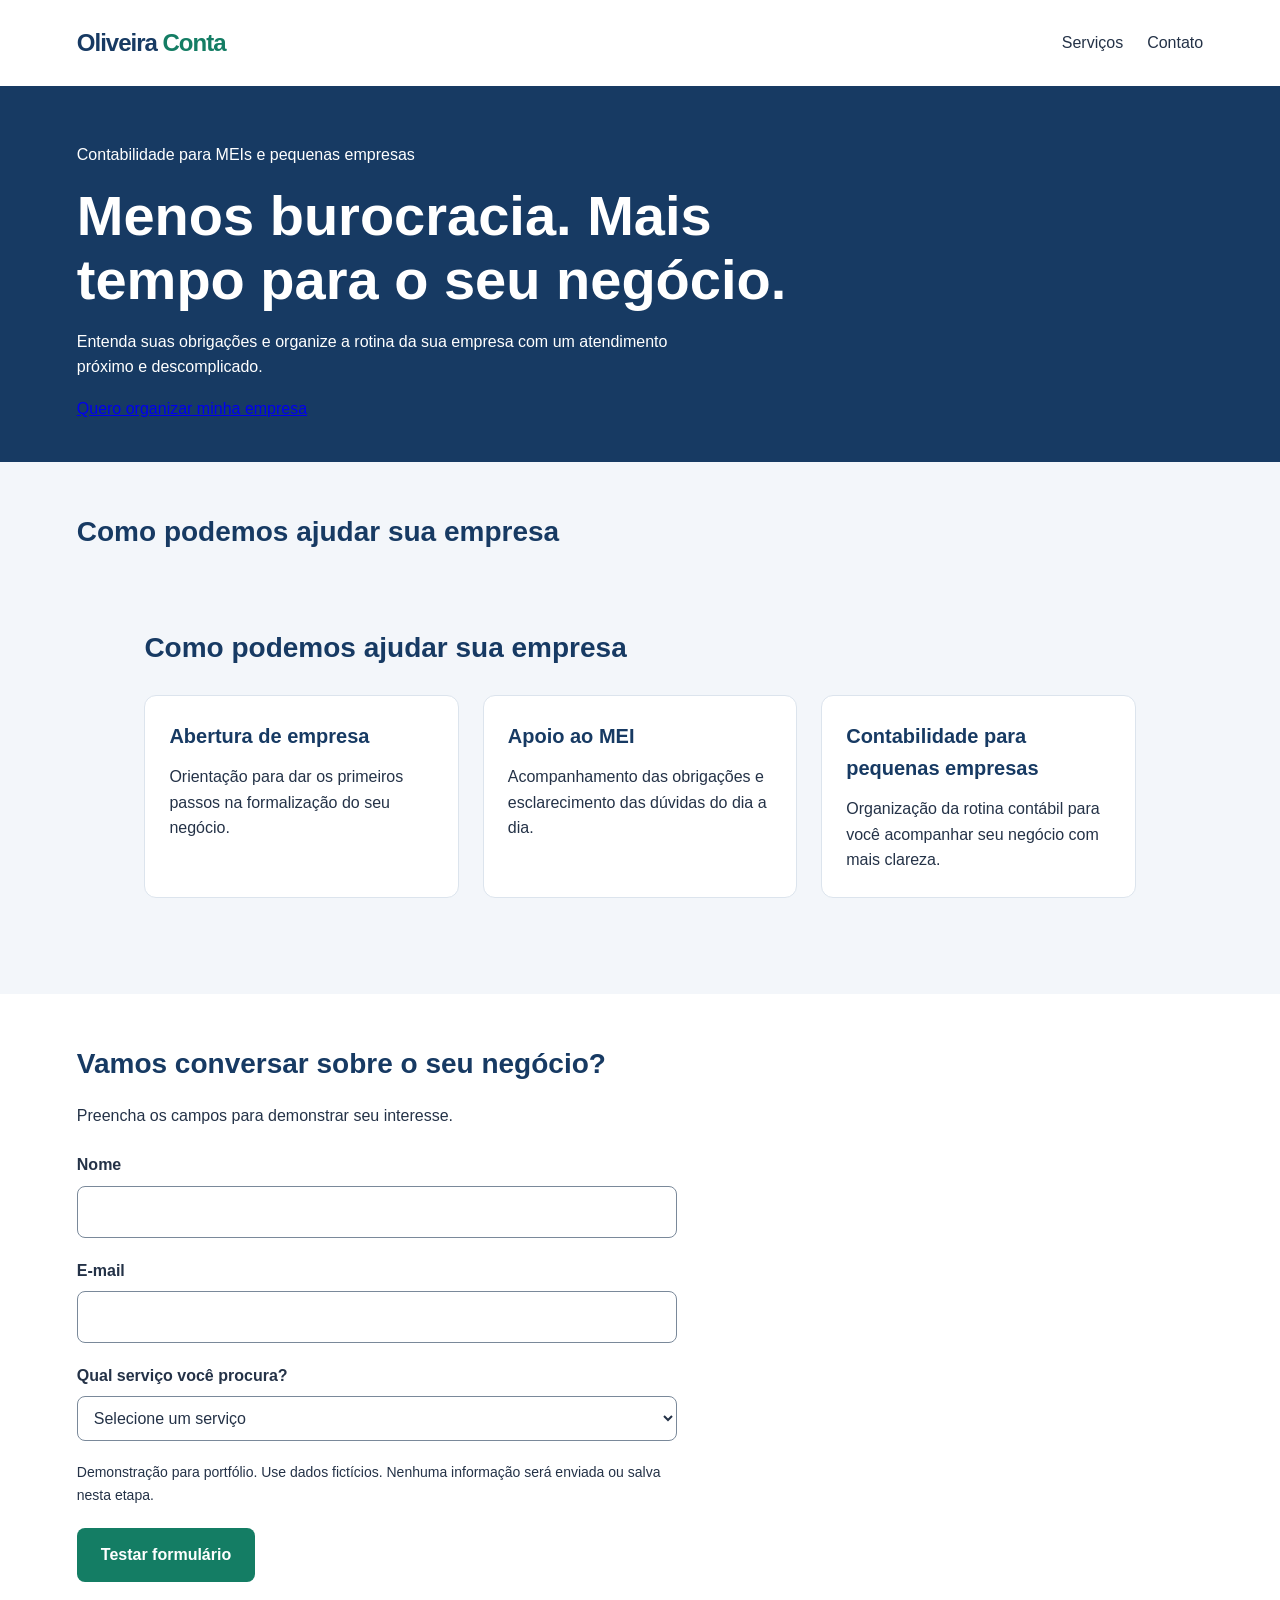
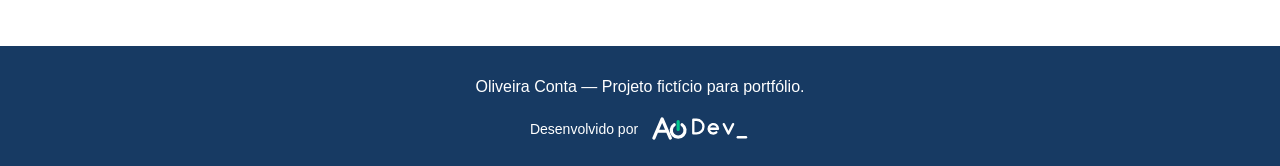
<file: index.html>
<!doctype html>
<html lang="pt-BR">
  <head>
    <meta charset="UTF-8" />
    <meta name="viewport" content="width=device-width, initial-scale=1.0" />
    <link rel="stylesheet" href="style.css" />
    <script src="script.js"></script>

    <title>Oliveira Conta | Contabilidade para pequenos negócios</title>

    <meta
      name="description"
      content="Projeto fictício de contabilidade para MEIs e pequenas empresas."
    />
  </head>

  <body>
    <header>
      <a href="index.html" class="marca">Oliveira <span>Conta</span> </a>

      <nav aria-label="Menu principal">
        <a href="#servicos">Serviços</a>
        <a href="#contato">Contato</a>
      </nav>
    </header>

    <main>
      <section class="hero">
        <p>Contabilidade para MEIs e pequenas empresas</p>

        <h1>Menos burocracia. Mais tempo para o seu negócio.</h1>

        <p>
          Entenda suas obrigações e organize a rotina da sua empresa com um
          atendimento próximo e descomplicado.
        </p>

        <a href="#contato" class="botão">Quero organizar minha empresa</a>
      </section>

      <section id="servicos">
        <h2>Como podemos ajudar sua empresa</h2>

        <section id="servicos">
          <h2>Como podemos ajudar sua empresa</h2>

          <div class="lista-servicos">
            <article>
              <h3>Abertura de empresa</h3>
              <p>
                Orientação para dar os primeiros passos na formalização do seu
                negócio.
              </p>
            </article>

            <article>
              <h3>Apoio ao MEI</h3>
              <p>
                Acompanhamento das obrigações e esclarecimento das dúvidas do
                dia a dia.
              </p>
            </article>

            <article>
              <h3>Contabilidade para pequenas empresas</h3>
              <p>
                Organização da rotina contábil para você acompanhar seu negócio
                com mais clareza.
              </p>
            </article>
          </div>
        </section>
      </section>

      <section id="contato">
        <h2>Vamos conversar sobre o seu negócio?</h2>

        <p>Preencha os campos para demonstrar seu interesse.</p>

        <form id="formulario-contato" aria-describedby="aviso-formulario">
          <div class="campo">
            <label for="nome">Nome</label>
            <input
              type="text"
              id="nome"
              name="nome"
              autocomplete="name"
              maxlength="100"
              required
            />
          </div>

          <div class="campo">
            <label for="email">E-mail</label>
            <input
              type="email"
              id="email"
              name="email"
              autocomplete="email"
              maxlength="150"
              required
            />
          </div>

          <div class="campo">
            <label for="servico">Qual serviço você procura?</label>
            <select id="servico" name="servico" required>
              <option value="">Selecione um serviço</option>
              <option value="abertura">Abertura de empresa</option>
              <option value="mei">Apoio ao MEI</option>
              <option value="contabilidade">
                Contabilidade para pequenas empresas
              </option>
            </select>
          </div>

          <p id="aviso-formulario">
            Demonstração para portfólio. Use dados fictícios. Nenhuma informação
            será enviada ou salva nesta etapa.
          </p>

          <button type="submit" class="botao">Testar formulário</button>

          <p id="resultado-formulario" role="status"></p>
        </form>
      </section>
    </main>

    <footer>
      <p>Oliveira Conta — Projeto fictício para portfólio.</p>

      <div class="assinatura-dev">
        <span>Desenvolvido por</span>

        <img
          src="img/aodev-logo-horizontal-branco.svg"
          alt="AO Dev — Alann Oliveira"
          class="logo-dev"
        />
      </div>
    </footer>
  </body>
</html>
</file>
<file: style.css>
/* Faz o tamanho dos elementos incluir preenchimento e bordas. */
* {
  box-sizing: border-box;
}

/* Aparência geral da página. */
body {
  margin: 0;
  font-family: Arial, sans-serif;
  background-color: #f3f6fa;
  color: #243247;
  line-height: 1.6;
}

/* Cabeçalho e navegação. */
header {
  display: flex;
  justify-content: space-between;
  align-items: center;
  flex-wrap: wrap;
  gap: 16px;
  padding: 24px 6%;
  background-color: #ffffff;
}

header > a {
  color: #173a63;
  font-size: 24px;
  font-weight: 700;
  text-decoration: none;
}

nav {
  display: flex;
  gap: 24px;
}

nav a {
  color: #243247;
  text-decoration: none;
}

nav a:hover {
  color: #147d64;
}

a:focus-visible {
  outline: 3px solid #173a63;
  outline-offset: 5px;
}

/* Seção de destaque. */
.hero {
  padding: 40px 6%;
  background-color: #173a63;
  color: #ffffff;
}

.hero h1 {
  max-width: 760px;
  margin: 16px 0;
  font-size: clamp(32px, 5vw, 56px);
  line-height: 1.15;
}

.hero p {
  max-width: 600px;
}

/* Link com aparência de botão. */
.botao {
  display: inline-block;
  margin-top: 24px;
  padding: 14px 24px;
  border-radius: 8px;
  background-color: #147d64;
  color: #ffffff;
  font-weight: 700;
  text-decoration: none;
  transition: background-color 0.2s;
}

.botao:hover {
  background-color: #106650;
}

.hero .botao:focus-visible {
  outline-color: #e9be63;
}
/* Área de serviços. */
#servicos {
  padding: 48px 6%;
}

#servicos h2 {
  margin: 0 0 24px;
  color: #173a63;
  font-size: 28px;
}

/* Organização dos cartões. */
.lista-servicos {
  display: grid;
  grid-template-columns: repeat(3, minmax(0, 1fr));
  gap: 24px;
}

/* Aparência de cada cartão. */
.lista-servicos article {
  padding: 24px;
  background-color: #ffffff;
  border: 1px solid #dce4ed;
  border-radius: 12px;
}

.lista-servicos h3 {
  margin: 0 0 12px;
  color: #173a63;
  font-size: 20px;
}

.lista-servicos p {
  margin: 0;
}

/* Em telas menores, os cartões ficam um abaixo do outro. */
@media (max-width: 800px) {
  .lista-servicos {
    grid-template-columns: 1fr;
  }
}
/* Seção de contato. */
#contato {
  padding: 48px 6%;
  background-color: #ffffff;
}

#contato h2 {
  margin: 0 0 12px;
  color: #173a63;
  font-size: 28px;
}

#formulario-contato {
  max-width: 600px;
  margin-top: 24px;
}

.campo {
  display: flex;
  flex-direction: column;
  gap: 8px;
  margin-bottom: 20px;
}

.campo label {
  font-weight: 700;
}

.campo input,
.campo select {
  width: 100%;
  padding: 12px;
  border: 1px solid #7a899a;
  border-radius: 8px;
  background-color: #ffffff;
  color: #243247;
  font: inherit;
}

.campo input:focus-visible,
.campo select:focus-visible,
button.botao:focus-visible {
  outline: 3px solid #173a63;
  outline-offset: 3px;
}

button.botao {
  margin-top: 8px;
  border: 0;
  font: inherit;
  font-weight: 700;
  cursor: pointer;
}

#aviso-formulario {
  font-size: 14px;
}

#resultado-formulario {
  color: #106650;
  font-weight: 700;
}

/* Rodapé da página. */
footer {
  padding: 24px 6%;
  background-color: #173a63;
  color: #ffffff;
  text-align: center;
}

footer p {
  margin: 4px 0;
}
.marca {
  letter-spacing: -1px;
}

.marca span {
  color: #147d64;
}

.assinatura-dev {
  display: flex;
  justify-content: center;
  align-items: center;
  flex-wrap: wrap;
  gap: 12px;
  margin-top: 16px;
}

.assinatura-dev span {
  font-size: 14px;
}

.logo-dev {
  display: block;
  width: 100px;
  max-width: 100%;
  height: auto;
}
</file>
